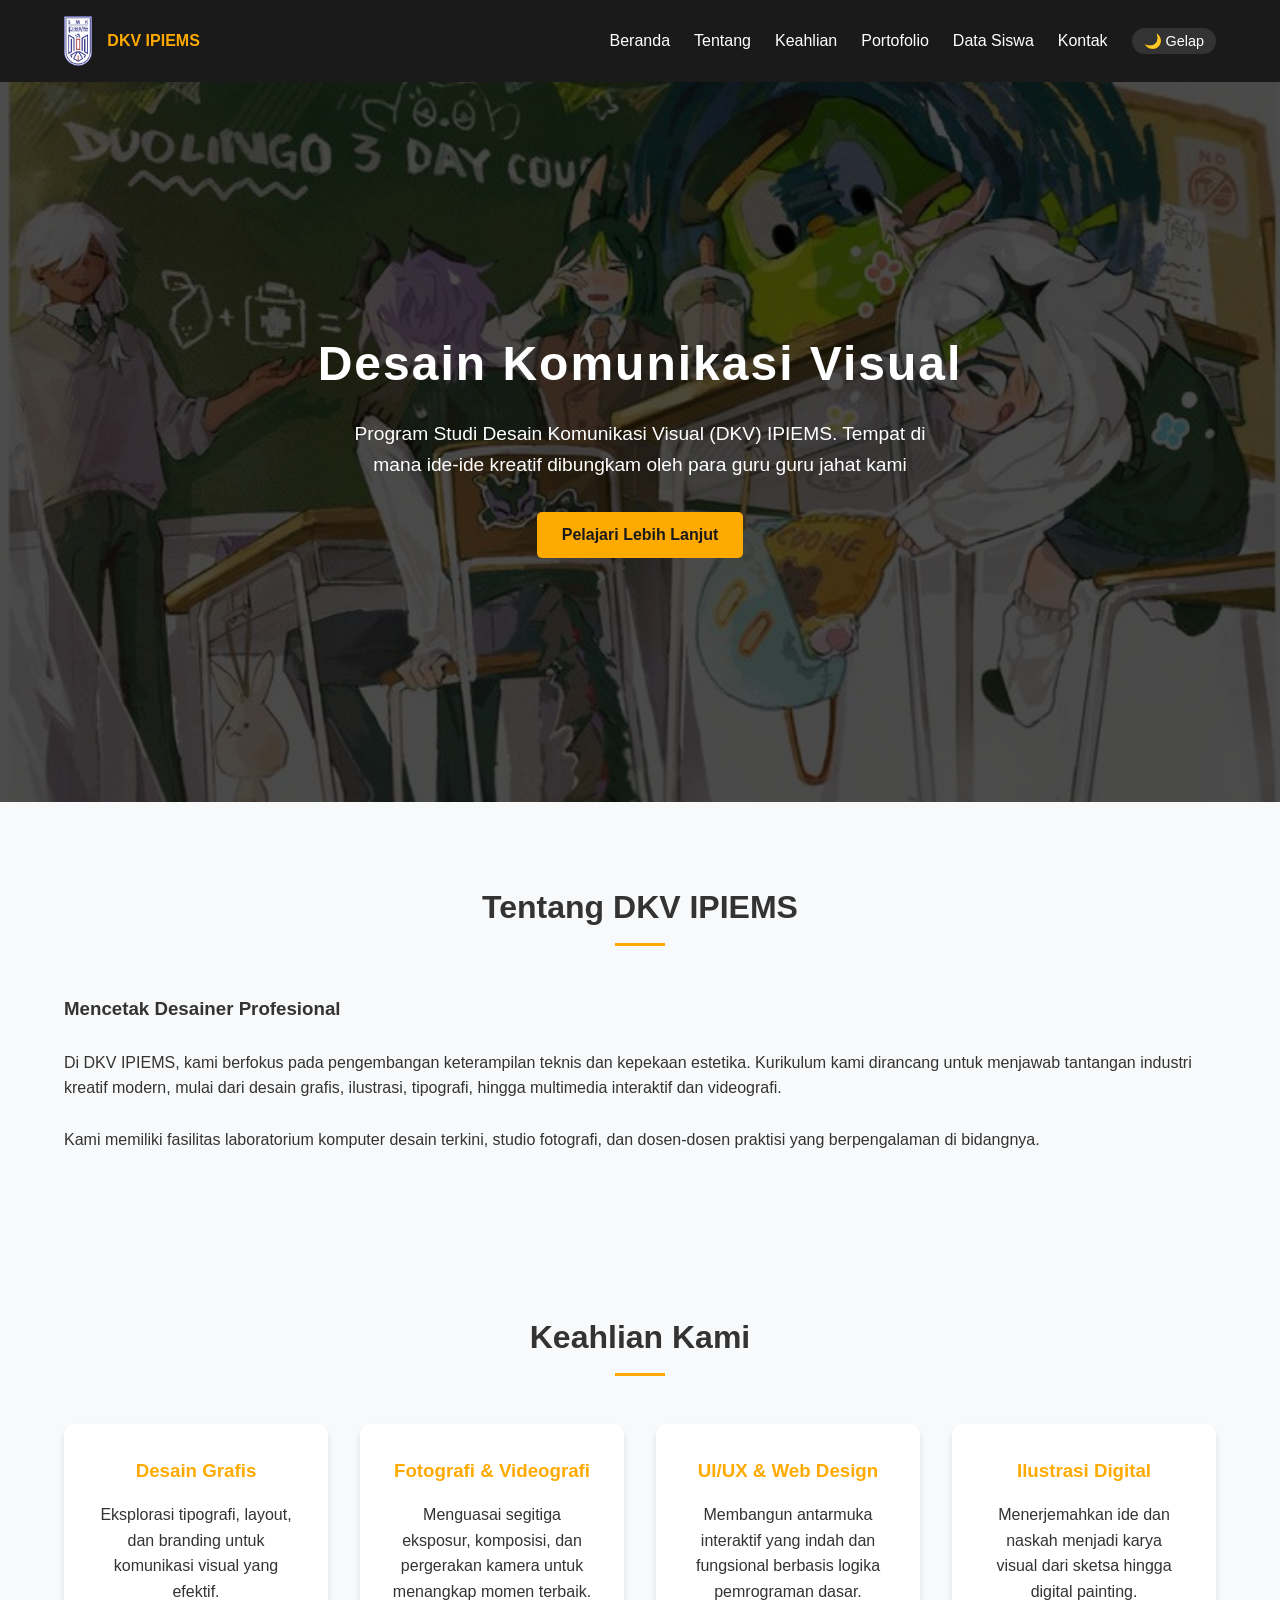
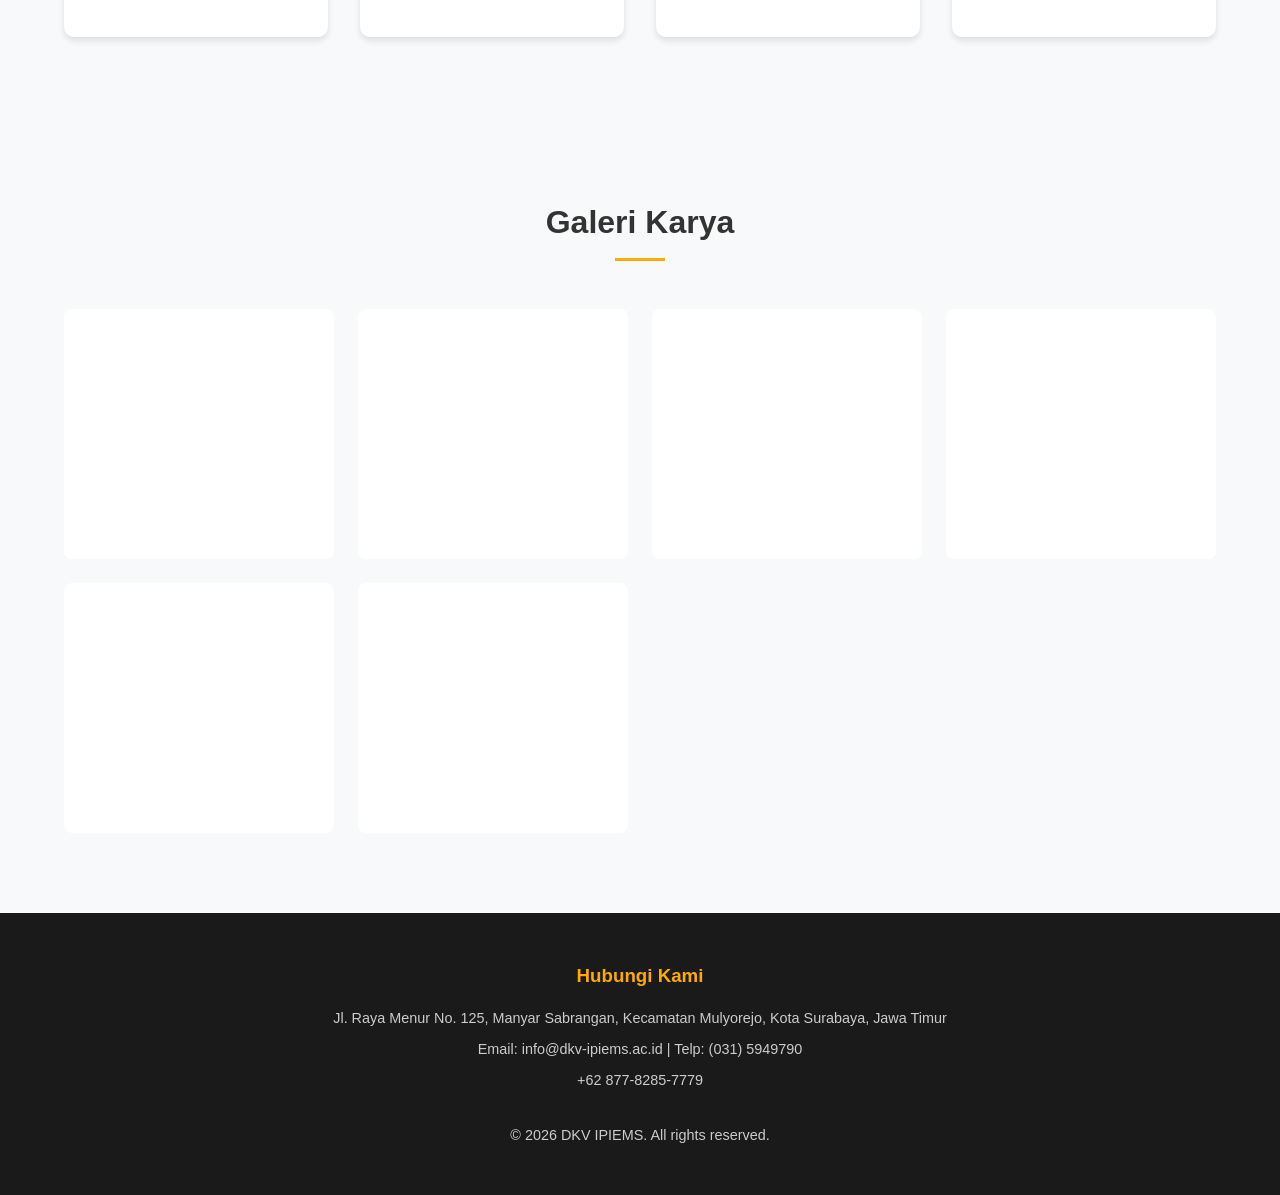
<file: index.html>
<!DOCTYPE html>
<html lang="id">
<head>
    <meta charset="UTF-8">
    <meta name="viewport" content="width=device-width, initial-scale=1.0">
    <link rel="icon" type="image/x-icon" href="https://dkv2526.vercel.app/aset/icon.jpg" />
    <title>DKV IPIEMS - Desain Komunikasi Visual</title>
    <style>
        :root {
            --bg-color: #f8f9fa;
            --text-color: #333;
            --card-bg: #fff;
            --accent: #ffaa00;
            --header-bg: #1a1a1a;
        }

        .dark-mode {
            --bg-color: #121212;
            --text-color: #e0e0e0;
            --card-bg: #1e1e1e;
            --header-bg: #000000;
        }

        * {
            margin: 0;
            padding: 0;
            box-sizing: border-box;
            font-family: 'Segoe UI', Tahoma, Geneva, Verdana, sans-serif;
            scroll-behavior: smooth;
        }
        
        body {
            background-color: var(--bg-color);
            color: var(--text-color);
            line-height: 1.6;
            transition: background-color 0.4s ease, color 0.4s ease;
            overflow-x: hidden; 
        }

        header {
            background-color: var(--header-bg);
            color: #fff;
            padding: 1rem 5%;
            display: flex;
            justify-content: space-between;
            align-items: center;
            position: sticky;
            top: 0;
            z-index: 100;
            transition: background-color 0.4s ease;
        }

        .logo {
            display: flex;         
            align-items: center;    
            gap: 15px;            
            text-decoration: none;
            color: var(--accent);       
            font-weight: bold;
            z-index: 101;
        }

        .logo-img { height: 50px; width: auto; display: block; }

        .menu-toggle {
            display: none; 
            flex-direction: column;
            gap: 5px;
            cursor: pointer;
            padding: 5px;
            z-index: 101; 
            margin-left: auto; 
        }
        
        .menu-toggle span {
            width: 6px;
            height: 6px;
            background-color: var(--accent);
            border-radius: 50%;
            transition: 0.3s;
        }

        nav ul {
            list-style: none;
            display: flex;
            gap: 1.5rem;
            align-items: center;
        }

        nav ul li a {
            color: #fff;
            text-decoration: none;
            transition: color 0.3s;
            font-weight: 500;
        }

        nav ul li a:hover { color: var(--accent); }

        #tombol-tema {
            background-color: #333; padding: 5px 12px; border-radius: 20px; font-size: 0.9rem;
        }
        #tombol-tema:hover { background-color: #555; color: #fff; }

        .hero {
            background: linear-gradient(rgba(0, 0, 0, 0.7), rgba(0, 0, 0, 0.7)), url('aset/Genshin.jpg') center/cover;
            height: 80vh;
            display: flex; flex-direction: column; justify-content: center; align-items: center; text-align: center; color: #fff; padding: 0 20px;
        }

        .hero h1 { font-size: 3rem; margin-bottom: 1rem; letter-spacing: 2px; }
        .hero p { font-size: 1.2rem; max-width: 600px; margin-bottom: 2rem; }
        
        .btn {
            padding: 10px 25px; background-color: var(--accent); color: #1a1a1a; text-decoration: none; font-weight: bold; border-radius: 5px; transition: 0.3s;
        }
        .btn:hover { background-color: #e69900; transform: scale(1.05); }

        section { padding: 5rem 5%; }
        .section-title { text-align: center; font-size: 2rem; margin-bottom: 3rem; color: var(--text-color); position: relative; }
        .section-title::after { content: ''; display: block; width: 50px; height: 3px; background: var(--accent); margin: 10px auto 0; }

        .about-content { display: flex; gap: 2rem; align-items: center; }
        .about-text { flex: 1; }

        .keahlian-grid { display: grid; grid-template-columns: repeat(auto-fit, minmax(250px, 1fr)); gap: 2rem; }
        .keahlian-card {
            background-color: var(--card-bg); padding: 2rem; border-radius: 10px; box-shadow: 0 4px 6px rgba(0, 0, 0, 0.1); text-align: center; transition: 0.3s;
        }
        .keahlian-card h3 { margin-bottom: 1rem; color: var(--accent); }
        .keahlian-card:hover { transform: translateY(-10px); box-shadow: 0 10px 20px rgba(255, 170, 0, 0.2); }

        #portofolio { background-color: var(--bg-color); }
        .gallery-grid { display: grid; grid-template-columns: repeat(auto-fit, minmax(250px, 1fr)); gap: 1.5rem; }
        .gallery-item {
            background-color: var(--card-bg); height: 250px; border-radius: 8px; display: flex; justify-content: center; align-items: center; color: #666; font-weight: bold; transition: 0.3s;
            background-image: url('https://via.placeholder.com/400x300?text=Karya+Siswa'); background-size: cover; background-position: center;
        }
        .gallery-item:hover { transform: translateY(-10px); box-shadow: 0 10px 20px rgba(0,0,0,0.3); }

        footer { background-color: var(--header-bg); color: #ccc; text-align: center; padding: 3rem 5%; transition: 0.4s; }
        footer h3 { color: var(--accent); margin-bottom: 1rem; }
        footer p { margin-top: 0.5rem; font-size: 0.9rem; }

        @media (max-width: 850px) {
            
            .menu-toggle {
                display: flex; 
            }

            nav ul {
                position: fixed; 
                top: 0;
                right: -100%; 
                width: 250px;
                height: 100vh; 
                background-color: var(--header-bg);
                flex-direction: column; 
                justify-content: flex-start;
                padding-top: 6rem; 
                gap: 2rem;
                box-shadow: -5px 0 15px rgba(0,0,0,0.5);
                transition: right 0.4s ease; 
            }

            nav ul.muncul {
                right: 0; 
            }

            .about-content { flex-direction: column; }
            .hero h1 { font-size: 2.2rem; }
        }
    </style>
</head>
<body>

    <header>
        <a href="#" class="logo">
            <img src="aset/ipiems.png" alt="Logo SMK IPIEMS" class="logo-img">
            DKV IPIEMS
        </a>
        
        <div class="menu-toggle" id="ikon-menu">
            <span></span>
            <span></span>
            <span></span>
        </div>

        <nav>
            <ul id="daftar-menu">
                <li><a href="#beranda" class="link-menu">Beranda</a></li>
                <li><a href="#tentang" class="link-menu">Tentang</a></li>
                <li><a href="#keahlian" class="link-menu">Keahlian</a></li>
                <li><a href="#portofolio" class="link-menu">Portofolio</a></li>
                <li><a href="/data-siswa.html" class="link-menu">Data Siswa</a></li>
                <li><a href="#kontak" class="link-menu">Kontak</a></li>
                <li><a href="#" id="tombol-tema">🌙 Gelap</a></li>
            </ul>
        </nav>
    </header>

    <section class="hero" id="beranda">
        <h1>Desain Komunikasi Visual</h1>
        <p>Program Studi Desain Komunikasi Visual (DKV) IPIEMS. Tempat di mana ide-ide kreatif dibungkam oleh para guru guru jahat kami</p>
        <a href="#tentang" class="btn">Pelajari Lebih Lanjut</a>
    </section>

    <section id="tentang">
        <h2 class="section-title">Tentang DKV IPIEMS</h2>
        <div class="about-content">
            <div class="about-text">
                <h3>Mencetak Desainer Profesional</h3>
                <p><br>Di DKV IPIEMS, kami berfokus pada pengembangan keterampilan teknis dan kepekaan estetika. Kurikulum kami dirancang untuk menjawab tantangan industri kreatif modern, mulai dari desain grafis, ilustrasi, tipografi, hingga multimedia interaktif dan videografi.</p>
                <br>
                <p>Kami memiliki fasilitas laboratorium komputer desain terkini, studio fotografi, dan dosen-dosen praktisi yang berpengalaman di bidangnya.</p>
            </div>
        </div>
    </section>

    <section id="keahlian" class="animasi-masuk">
        <h2 class="section-title">Keahlian Kami</h2>
        <div class="keahlian-grid">
            <div class="keahlian-card">
                <h3>Desain Grafis</h3>
                <p>Eksplorasi tipografi, layout, dan branding untuk komunikasi visual yang efektif.</p>
            </div>
            <div class="keahlian-card">
                <h3>Fotografi & Videografi</h3>
                <p>Menguasai segitiga eksposur, komposisi, dan pergerakan kamera untuk menangkap momen terbaik.</p>
            </div>
            <div class="keahlian-card">
                <h3>UI/UX & Web Design</h3>
                <p>Membangun antarmuka interaktif yang indah dan fungsional berbasis logika pemrograman dasar.</p>
            </div>
            <div class="keahlian-card">
                <h3>Ilustrasi Digital</h3>
                <p>Menerjemahkan ide dan naskah menjadi karya visual dari sketsa hingga digital painting.</p>
            </div>
        </div>
    </section>

    <section id="portofolio">
        <h2 class="section-title">Galeri Karya</h2>
        <div class="gallery-grid">
            <div class="gallery-item"></div>
            <div class="gallery-item"></div>
            <div class="gallery-item"></div>
            <div class="gallery-item"></div>
            <div class="gallery-item"></div>
            <div class="gallery-item"></div>
        </div>
    </section>

    <footer id="kontak">
        <h3>Hubungi Kami</h3>
        <p>Jl. Raya Menur No. 125, Manyar Sabrangan, Kecamatan Mulyorejo, Kota Surabaya, Jawa Timur</p>
        <p>Email: info@dkv-ipiems.ac.id | Telp: (031) 5949790</p>
        <p>+62 877-8285-7779</p>
        <p style="margin-top: 2rem;">&copy; 2026 DKV IPIEMS. All rights reserved.</p>
    </footer>

    <script>
        const tombolTema = document.getElementById('tombol-tema');
        const body = document.body;

        if (localStorage.getItem('tema') === 'dark') {
            body.classList.add('dark-mode');
            tombolTema.innerText = '🔆 Terang';
        }

        tombolTema.addEventListener('click', function(e) {
            e.preventDefault(); 
            body.classList.toggle('dark-mode');
            
            if (body.classList.contains('dark-mode')) {
                tombolTema.innerText = '🔆 Terang';
                localStorage.setItem('tema', 'dark'); 
            } else {
                tombolTema.innerText = '🌙 Gelap';
                localStorage.setItem('tema', 'light');
            }
        });

        const ikonMenu = document.getElementById('ikon-menu');
        const daftarMenu = document.getElementById('daftar-menu');
        const linkMenus = document.querySelectorAll('.link-menu');

        ikonMenu.addEventListener('click', function() {
            daftarMenu.classList.toggle('muncul');
        });

        linkMenus.forEach(function(link) {
            link.addEventListener('click', function() {
                daftarMenu.classList.remove('muncul');
            });
        });
    </script>
</body>
                                                                                                                 </html>
</file>
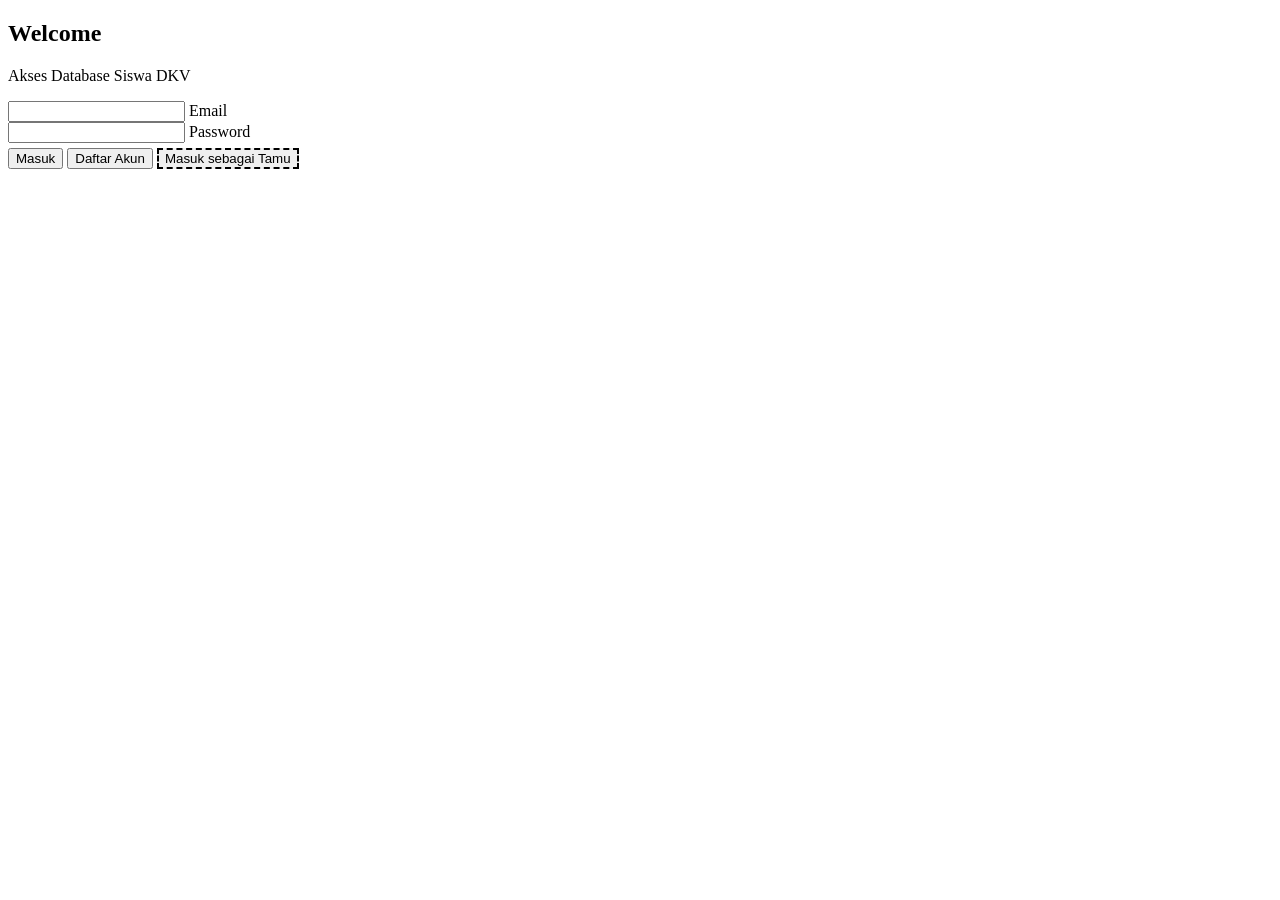
<file: login/index.html>
<!DOCTYPE html>
<html lang="id">
<head>
    <meta charset="UTF-8">
    <meta name="viewport" content="width=device-width, initial-scale=1.0">
    <title>Login Portal - DKV</title>
    <link rel="icon" type="image/x-icon" href="https://dkv2526.vercel.app/aset/icon.jpg" />
    <link rel="stylesheet" href="https://dkv2526.vercel.app/css/login.css">  
</head>
<body>

    <div class="login-box">
        <h2>Welcome</h2>
        <p>Akses Database Siswa DKV</p>
        
        <div class="input-group">
            <input type="email" id="email" required>
            <label>Email</label>
        </div>
        
        <div class="input-group">
            <input type="password" id="password" required>
            <label>Password</label>
        </div>
        
        <div class="button-group">
            <button id="btnLogin" class="btn-main">Masuk</button>
            <button id="btnRegister" class="btn-sub">Daftar Akun</button>
            <button id="btnGuest" class="btn-sub" style="margin-top: 5px; border-style: dashed;">Masuk sebagai Tamu</button>
        </div>
    </div>

    <script type="module" src="https://dkv2526.vercel.app/js/login.js"></script>
</body>
</html>
</file>
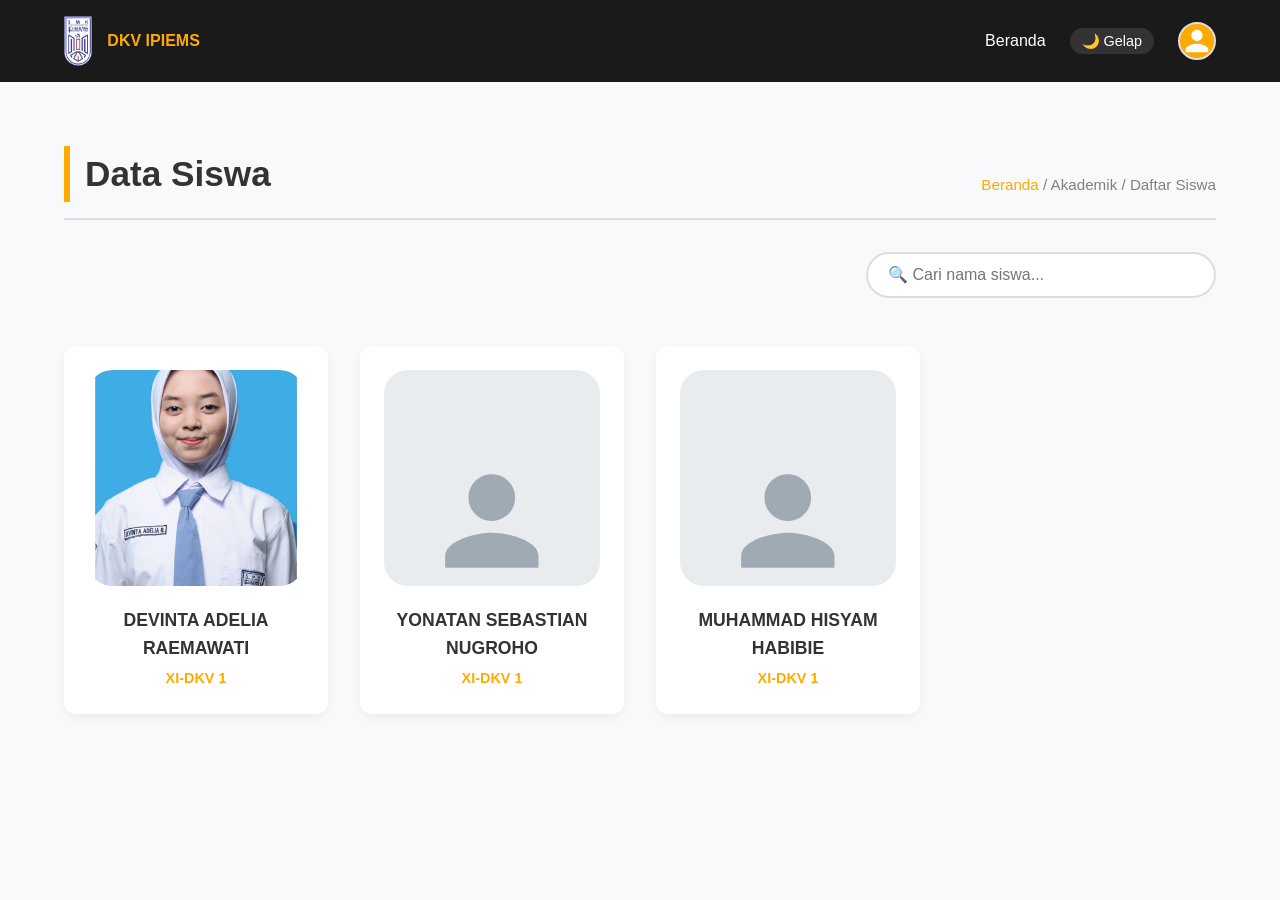
<file: data-siswa.html>
<!DOCTYPE html>
<html lang="id">
<head>
    <meta charset="UTF-8">
    <meta name="viewport" content="width=device-width, initial-scale=1.0">
    <title>Data Siswa - DKV IPIEMS</title>
    <style>
        /* --- VARIABEL WARNA --- */
        :root {
            --bg-color: #f8f9fa;
            --text-color: #333;
            --card-bg: #ffffff;
            --accent: #ffaa00;
            --header-bg: #1a1a1a;
            --avatar-bg: #e9ecef;
            --border-color: #ddd;
            --modal-overlay: rgba(0, 0, 0, 0.85);
        }

        .dark-mode {
            --bg-color: #121212;
            --text-color: #e0e0e0;
            --card-bg: #1e1e1e;
            --header-bg: #000000;
            --avatar-bg: #2a2a2a;
            --border-color: #333;
            --modal-overlay: rgba(0, 0, 0, 0.95);
        }

        * { margin: 0; padding: 0; box-sizing: border-box; font-family: 'Segoe UI', Tahoma, Geneva, Verdana, sans-serif; }
        
        body {
            background-color: var(--bg-color);
            color: var(--text-color);
            line-height: 1.6;
            transition: background-color 0.4s ease, color 0.4s ease;
        }

        /* --- HEADER & NAVIGASI --- */
        header { background-color: var(--header-bg); color: #fff; padding: 1rem 5%; display: flex; justify-content: space-between; align-items: center; position: sticky; top: 0; z-index: 100; }
        .logo { display: flex; align-items: center; gap: 15px; text-decoration: none; color: var(--accent); font-weight: bold; }
        .logo-img { height: 50px; width: auto; display: block; }
        nav ul { list-style: none; display: flex; gap: 1.5rem; align-items: center; }
        nav ul li a { color: #fff; text-decoration: none; transition: color 0.3s; font-weight: 500; }
        nav ul li a:hover { color: var(--accent); }
        #tombol-tema { background-color: #333; padding: 5px 12px; border-radius: 20px; font-size: 0.9rem; text-decoration: none;}
        #tombol-tema:hover { background-color: #555; color: #fff; }

        /* --- DROPDOWN PROFILE STYLE (BARU) --- */
        .user-menu-container { position: relative; display: flex; align-items: center; cursor: pointer; }
        .user-avatar-nav {
            width: 38px; height: 38px; background-color: var(--accent); border-radius: 50%;
            background-image: url('data:image/svg+xml;utf8,<svg xmlns="http://www.w3.org/2000/svg" viewBox="0 0 24 24" fill="white"><path d="M12 12c2.21 0 4-1.79 4-4s-1.79-4-4-4-4 1.79-4 4 1.79 4 4 4zm0 2c-2.67 0-8 1.34-8 4v2h16v-2c0-2.66-5.33-4-8-4z"/></svg>');
            background-size: cover; border: 2px solid var(--border-color); transition: 0.3s;
        }
        .user-avatar-nav:hover { transform: scale(1.05); border-color: var(--accent); }
        .dropdown-menu {
            display: none; position: absolute; top: 55px; right: 0; background-color: var(--card-bg);
            min-width: 220px; border-radius: 10px; box-shadow: 0 8px 25px rgba(0,0,0,0.3); z-index: 1000;
            overflow: hidden; border: 1px solid var(--border-color);
        }
        .dropdown-menu.show { display: block; animation: fadeIn 0.2s ease-in-out; }
        @keyframes fadeIn { from { opacity: 0; transform: translateY(-10px); } to { opacity: 1; transform: translateY(0); } }
        .dropdown-menu a {
            display: block; padding: 12px 20px; color: var(--text-color) !important;
            text-decoration: none; font-size: 0.95rem; transition: 0.2s; border-bottom: 1px solid var(--border-color);
        }
        .dropdown-menu a:hover { background-color: var(--accent); color: #000 !important; }
        .dropdown-menu .menu-header { padding: 15px 20px; background-color: var(--header-bg); color: white; border-bottom: 3px solid var(--accent); }

        /* --- HALAMAN DATA SISWA --- */
        .kontainer-data { padding: 4rem 5%; min-height: 80vh; }
        .page-header { display: flex; justify-content: space-between; align-items: flex-end; margin-bottom: 2rem; padding-bottom: 1rem; border-bottom: 2px solid var(--border-color); flex-wrap: wrap; gap: 1rem; }
        .page-title { font-size: 2.2rem; border-left: 6px solid var(--accent); padding-left: 15px; color: var(--text-color); }
        .breadcrumbs { font-size: 0.95rem; color: gray; margin-bottom: 5px; }
        .breadcrumbs a { color: var(--accent); text-decoration: none; font-weight: 500; }

        /* --- KOLOM PENCARIAN --- */
        .search-container { margin-bottom: 3rem; display: flex; justify-content: flex-end; }
        #kolom-cari { width: 100%; max-width: 350px; padding: 12px 20px; font-size: 1rem; background-color: var(--card-bg); color: var(--text-color); border: 2px solid var(--border-color); border-radius: 30px; outline: none; transition: 0.3s; }
        #kolom-cari:focus { border-color: var(--accent); box-shadow: 0 0 8px rgba(255, 170, 0, 0.3); }
        #pesan-kosong { display: none; text-align: center; grid-column: 1 / -1; padding: 2rem; color: gray; font-style: italic; }

        /* --- GRID CARD SISWA --- */
        .siswa-grid { display: grid; grid-template-columns: repeat(auto-fill, minmax(220px, 1fr)); gap: 2rem; }
        .siswa-card {
            background-color: var(--card-bg); border-radius: 12px; padding: 1.5rem; text-align: center; box-shadow: 0 4px 10px rgba(0, 0, 0, 0.05); transition: 0.3s;
            cursor: pointer;
        }
        .siswa-card:hover { transform: translateY(-8px); box-shadow: 0 10px 20px rgba(255, 170, 0, 0.15); border: 1px solid var(--accent); }
        .foto-profil { 
            width: 100%; 
            padding-top: 100%; /* Membuat kotak presisi 1:1 (persegi) */
            background-color: var(--avatar-bg); 
            border-radius: 24px; 
            margin-bottom: 1.2rem; 
            position: relative; 
            overflow: hidden;}

        .foto-profil img {
          position: absolute;
            top: 50%;                  /* Geser titik atas foto ke tengah kotak */
            left: 50%;                 /* Geser titik kiri foto ke tengah kotak */
            transform: translate(-50%, -50%); /* Tarik foto kembali agar pas di titik pusat */
            width: 100%;
            height: 100%;
            object-fit: cover;         /* Memotong foto secara proporsional */
            object-position: center;   /* Memastikan fokus pemotongan di tengah wajah */
            z-index: 2;                
            border-radius: 24px;       /* Pastikan nilai melengkungnya sama dengan .foto-profil */
        }
        .foto-profil::after { content: ''; 
            position: absolute; 
            bottom: -5px; 
            left: 50%; 
            transform: translateX(-50%); 
            width: 65%; 
            height: 75%; 
            background-image: url('data:image/svg+xml;utf8,<svg xmlns="http://www.w3.org/2000/svg" viewBox="0 0 24 24" fill="%23a0aab5"><path d="M12 12c2.21 0 4-1.79 4-4s-1.79-4-4-4-4 1.79-4 4 1.79 4 4 4zm0 2c-2.67 0-8 1.34-8 4v2h16v-2c0-2.66-5.33-4-8-4z"/></svg>'); 
            background-size: contain; 
            background-repeat: no-repeat; 
            background-position: bottom; 
            z-index: 1;                /* Di bawah foto asli */}
        .nama-siswa { font-size: 1.1rem; font-weight: 700; color: var(--text-color); margin-bottom: 0.3rem; text-transform: uppercase; }
        .kelas-siswa { font-size: 0.9rem; color: var(--accent); font-weight: 600; }

        /* =========================================
           STYLING MODAL (BEHANCE STYLE REVISED)
           ========================================= */
        .modal-overlay {
            display: none; 
            position: fixed;
            top: 0; left: 0; width: 100%; height: 100%;
            background-color: var(--modal-overlay);
            z-index: 999;
            overflow-y: auto; 
            backdrop-filter: blur(8px); 
        }

        .close-modal {
            position: fixed;
            top: 25px;
            right: 40px;
            font-size: 3rem;
            color: #fff; 
            cursor: pointer;
            transition: 0.2s;
            z-index: 1001; 
        }
        .close-modal:hover { color: var(--accent); transform: scale(1.1) rotate(90deg); }

        .modal-content {
            background-color: var(--bg-color);
            width: 100%;
            max-width: 1200px; 
            margin: 5vh auto; 
            border-radius: 12px;
            display: flex;
            position: relative;
            box-shadow: 0 15px 40px rgba(0,0,0,0.6);
            animation: modalMasuk 0.4s ease-out forwards;
            overflow: hidden; 
        }

        @keyframes modalMasuk {
            from { opacity: 0; transform: translateY(30px) scale(0.95); }
            to { opacity: 1; transform: translateY(0) scale(1); }
        }

        /* Layout Kiri (Profil) */
        .modal-kiri {
            flex: 0 0 320px; 
            padding: 3rem 2rem;
            background-color: var(--card-bg);
            text-align: center;
            border-right: 1px solid var(--border-color);
        }
        .modal-avatar {
            width: 160px; height: 160px;
            background-color: var(--avatar-bg);
            border-radius: 50%; 
            margin: 0 auto 1.5rem;
            position: relative; overflow: hidden;
            border: 4px solid var(--bg-color);
        }
        .modal-avatar::after { content: ''; position: absolute; bottom: 0; left: 50%; transform: translateX(-50%); width: 100%; height: 100%; background-image: url('aset/DSC_1700 copy.jpg'); background-size: cover; background-repeat: center; background-position: no-repeat; }
        
        #modal-nama { font-size: 1.8rem; font-weight: bold; margin-bottom: 5px; color: var(--text-color); }
        #modal-kelas { color: var(--accent); font-weight: bold; margin-bottom: 2rem; font-size: 1.1rem; }
        
        /* Tombol Sosial Media */
        .social-links {
            display: flex;
            flex-direction: column;
            gap: 12px;
        }
        .btn-sosmed {
            display: flex; align-items: center; justify-content: center; gap: 8px;
            padding: 12px; border-radius: 8px; text-decoration: none; font-size: 0.95rem; font-weight: bold; color: #fff; transition: transform 0.2s, opacity 0.2s;
        }
        .btn-sosmed:hover { transform: translateY(-3px); opacity: 0.9; }
        
        .btn-ig { background: linear-gradient(45deg, #f09433 0%, #e6683c 25%, #dc2743 50%, #cc2366 75%, #bc1888 100%); }
        .btn-wa { background-color: #25D366; }
        .btn-email { background-color: var(--header-bg); border: 1px solid var(--border-color); }

        /* Layout Kanan (Mentok Kanan, Bebas Border) */
        .modal-kanan {
            flex: 1;
            padding: 3rem 4rem; 
            display: flex;
            flex-direction: column;
            gap: 3rem; 
        }

        .section-bio h3, .section-karya h3 {
            font-size: 1.5rem;
            color: var(--text-color);
            margin-bottom: 1rem;
            padding-bottom: 8px;
            border-bottom: 3px solid var(--accent);
            display: inline-block;
        }

        .section-bio p { margin-bottom: 0.8rem; color: var(--text-color); opacity: 0.8; font-size: 1.05rem; }

        /* Grid Portofolio Mentok Kanan/Kiri Area Kanan */
        .portofolio-grid {
            display: flex;
            flex-direction: column;
            gap: 2rem;
            width: 100%;
        }

        .karya-item {
            width: 100%;
            height: 450px;
            background-color: var(--avatar-bg);
            border-radius: 12px;
            display: flex;
            align-items: center;
            justify-content: center;
            color: #888;
            font-weight: bold;
            font-size: 1.2rem;
            background-size: cover;
            background-position: center;
            box-shadow: 0 5px 15px rgba(0,0,0,0.1);
        }

        /* --- RESPONSIVE MOBILE --- */
        @media (max-width: 900px) {
            .page-header { flex-direction: column; align-items: flex-start; }
            .search-container { justify-content: center; }
            .modal-content { flex-direction: column; margin: 0; border-radius: 0; min-height: 100vh; }
            .modal-kiri { width: 100%; border-right: none; border-bottom: 1px solid var(--border-color); padding: 2rem; }
            .modal-kanan { padding: 2rem 1.5rem; }
            .close-modal { top: 10px; right: 20px; color: var(--accent); }
            nav ul { gap: 1rem; }
        }
    </style>
</head>
<body>

    <header>
        <a href="index.html" class="logo">
            <img src="aset/ipiems.png" alt="Logo SMK IPIEMS" class="logo-img">
            DKV IPIEMS
        </a>
        <nav>
            <ul>
                <li><a href="index.html">Beranda</a></li>
                <li><a href="#" id="tombol-tema">🌙 Gelap</a></li>
                
                <li class="user-menu-container" id="user-menu-toggle">
                    <div class="user-avatar-nav" title="Menu Akun"></div>
                    <div class="dropdown-menu" id="profile-dropdown">
                        <div class="menu-header">
                            <strong>Devinta Adelia Raemawati</strong><br>
                            <small>Siswa DKV</small>
                        </div>
                        <a href="edit-profil.html">⚙️ Edit Profil Saya</a>
                        <a href="#">🖼️ Portofolio Saya</a>
                        <a href="#" style="color: #dc3545 !important;">Keluar</a>
                    </div>
                </li>

            </ul>
        </nav>
    </header>

    <main class="kontainer-data">
        <div class="page-header">
            <h1 class="page-title">Data Siswa</h1>
            <div class="breadcrumbs">
                <a href="index.html">Beranda</a> / Akademik / Daftar Siswa
            </div>
        </div>

        <div class="search-container">
            <input type="text" id="kolom-cari" placeholder="🔍 Cari nama siswa...">
        </div>

        <div class="siswa-grid" id="grid-siswa">
            
            <div class="siswa-card">
                <div class="foto-profil">
                    <img src="aset/DSC_1700 copy.jpg" alt="Foto Devinta Adelia">
                </div>
                <div class="nama-siswa">Devinta Adelia Raemawati</div>
                <div class="kelas-siswa">XI-DKV 1</div>
            </div>

            <div class="siswa-card">
                <div class="foto-profil"></div>
                <div class="nama-siswa">Yonatan Sebastian Nugroho</div>
                <div class="kelas-siswa">XI-DKV 1</div>
            </div>

            <div class="siswa-card">
                <div class="foto-profil"></div>
                <div class="nama-siswa">Muhammad Hisyam Habibie</div>
                <div class="kelas-siswa">XI-DKV 1</div>
            </div>

            <div id="pesan-kosong">Yah, nama siswanya nggak ketemu...</div>
        </div>
    </main>

    <div id="modal-profil" class="modal-overlay">
        
        <span class="close-modal" id="btn-close-modal">&times;</span>
        
        <div class="modal-content">
            
            <div class="modal-kiri">
                <div class="modal-avatar"></div>
                <h2 id="modal-nama">NAMA SISWA</h2>
                <div id="modal-kelas">KELAS</div>
                
                <div class="social-links">
                    <a href="#" class="btn-sosmed btn-ig">📷 Instagram</a>
                    <a href="#" class="btn-sosmed btn-wa">💬 WhatsApp</a>
                    <a href="#" class="btn-sosmed btn-email">📧 Hubungi Email</a>
                    
                    <a href="edit-profil.html" style="margin-top: 15px; background-color: transparent; border: 2px solid var(--accent); color: var(--accent);" class="btn-sosmed">
                        ✏️ Edit Profil Saya
                    </a>
                </div>
            </div>

            <div class="modal-kanan">
                
                <div class="section-bio">
                    <h3>Bio Data Siswa</h3>
                    <p><strong>Minat Keahlian:</strong> Web Design & HTML/CSS Coding</p>
                    <p><strong>Software:</strong> VS Code, Adobe Illustrator, Figma.</p>
                    <p><strong>Tentang:</strong> Siswa DKV yang bersemangat mengeksplorasi pembuatan website interaktif dan desain UI/UX yang modern. Selalu siap menerima tantangan baru dalam dunia digital!</p>
                </div>

                <div class="section-karya">
                    <h3>Portofolio</h3>
                    <div class="portofolio-grid">
                        <div class="karya-item" style="background-image: url('https://via.placeholder.com/1000x500?text=Proyek+Website+Pertama');"></div>
                        <div class="karya-item" style="background-image: url('https://via.placeholder.com/1000x500?text=Desain+Aplikasi+Mobile');"></div>
                    </div>
                </div>

            </div>
        </div>
    </div>

    <script>
        // 1. FITUR DARK MODE
        const tombolTema = document.getElementById('tombol-tema');
        const body = document.body;

        if (localStorage.getItem('tema') === 'dark') {
            body.classList.add('dark-mode');
            tombolTema.innerText = '☀️ Terang';
        }

        tombolTema.addEventListener('click', function(e) {
            e.preventDefault(); 
            body.classList.toggle('dark-mode');
            if (body.classList.contains('dark-mode')) {
                tombolTema.innerText = '☀️ Terang';
                localStorage.setItem('tema', 'dark'); 
            } else {
                tombolTema.innerText = '🌙 Gelap';
                localStorage.setItem('tema', 'light');
            }
        });

        // 2. FITUR PENCARIAN
        const kolomCari = document.getElementById('kolom-cari');
        const daftarKartu = document.querySelectorAll('.siswa-card');
        const pesanKosong = document.getElementById('pesan-kosong');

        kolomCari.addEventListener('input', function() {
            const teksDicari = kolomCari.value.toLowerCase();
            let adaYangCocok = false;
            daftarKartu.forEach(function(kartu) {
                const namaSiswa = kartu.querySelector('.nama-siswa').innerText.toLowerCase();
                if (namaSiswa.includes(teksDicari)) {
                    kartu.style.display = 'block';
                    adaYangCocok = true;
                } else {
                    kartu.style.display = 'none';
                }
            });
            pesanKosong.style.display = adaYangCocok ? 'none' : 'block';
        });

        // 3. FITUR MODAL BEHANCE STYLE
        const modal = document.getElementById('modal-profil');
        const btnClose = document.getElementById('btn-close-modal');
        const teksModalNama = document.getElementById('modal-nama');
        const teksModalKelas = document.getElementById('modal-kelas');

        daftarKartu.forEach(function(kartu) {
            kartu.addEventListener('click', function() {
                const nama = this.querySelector('.nama-siswa').innerText;
                const kelas = this.querySelector('.kelas-siswa').innerText;
                
                teksModalNama.innerText = nama;
                teksModalKelas.innerText = kelas;

                modal.style.display = 'block';
                document.body.style.overflow = 'hidden'; 
            });
        });

        btnClose.addEventListener('click', function() {
            modal.style.display = 'none';
            document.body.style.overflow = 'auto'; 
        });

        window.addEventListener('click', function(event) {
            if (event.target === modal) {
                modal.style.display = 'none';
                document.body.style.overflow = 'auto';
            }
        });

        // 4. FITUR DROPDOWN PROFILE (BARU)
        const menuToggle = document.getElementById('user-menu-toggle');
        const dropdown = document.getElementById('profile-dropdown');

        menuToggle.addEventListener('click', function(e) {
            e.stopPropagation(); // Mencegah klik menyebar ke window
            dropdown.classList.toggle('show');
        });

        // Menutup dropdown jika klik di tempat lain
        window.addEventListener('click', function() {
            if (dropdown.classList.contains('show')) {
                dropdown.classList.remove('show');
            }
        });
    </script>
</body>
</html>
</file>
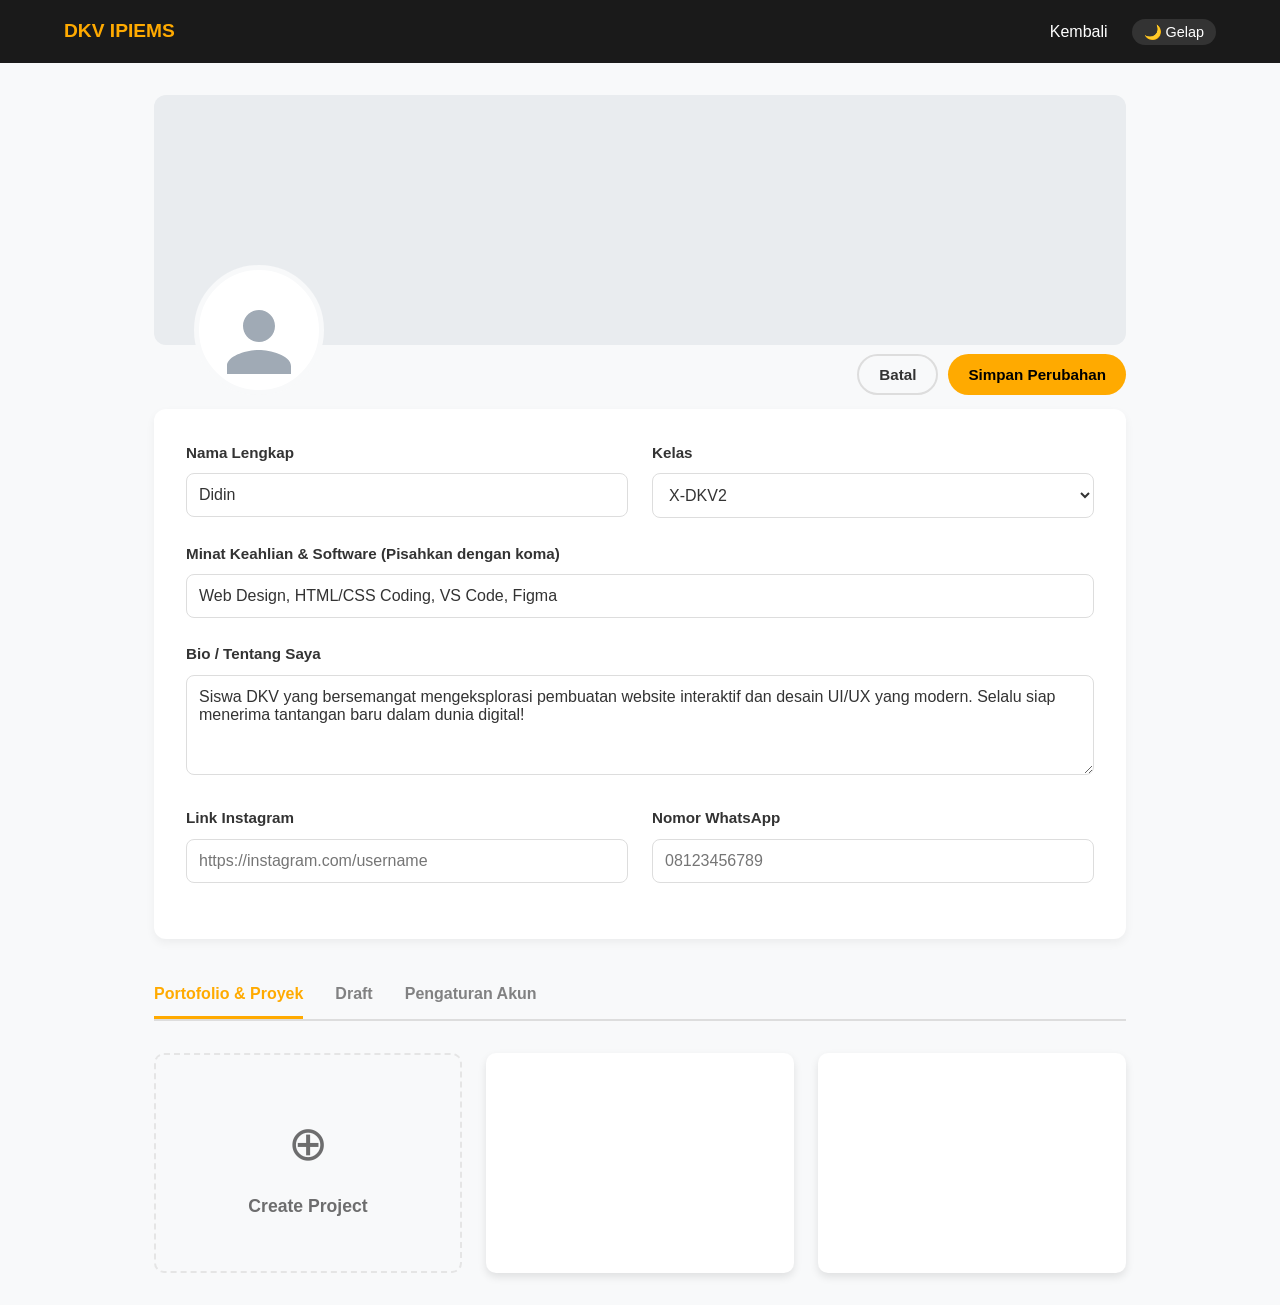
<file: edit-profil.html>
<!DOCTYPE html>
<html lang="id">
<head>
    <meta charset="UTF-8">
    <meta name="viewport" content="width=device-width, initial-scale=1.0">
    <title>Edit Profil - DKV IPIEMS</title>
    <style>
        /* --- VARIABEL WARNA (Mengikuti halaman sebelumnya) --- */
        :root {
            --bg-color: #f8f9fa;
            --text-color: #333;
            --card-bg: #ffffff;
            --accent: #ffaa00;
            --header-bg: #1a1a1a;
            --avatar-bg: #e9ecef;
            --border-color: #ddd;
            --input-bg: #fff;
        }

        .dark-mode {
            --bg-color: #121212;
            --text-color: #e0e0e0;
            --card-bg: #1e1e1e;
            --header-bg: #000000;
            --avatar-bg: #2a2a2a;
            --border-color: #333;
            --input-bg: #2a2a2a;
        }

        * { margin: 0; padding: 0; box-sizing: border-box; font-family: 'Segoe UI', Tahoma, Geneva, Verdana, sans-serif; }
        
        body {
            background-color: var(--bg-color);
            color: var(--text-color);
            line-height: 1.6;
            transition: background-color 0.4s ease, color 0.4s ease;
        }

        /* --- HEADER --- */
        header { background-color: var(--header-bg); color: #fff; padding: 1rem 5%; display: flex; justify-content: space-between; align-items: center; position: sticky; top: 0; z-index: 100; }
        .logo { display: flex; align-items: center; gap: 15px; text-decoration: none; color: var(--accent); font-weight: bold; font-size: 1.2rem;}
        nav ul { list-style: none; display: flex; gap: 1.5rem; align-items: center; }
        nav ul li a { color: #fff; text-decoration: none; transition: color 0.3s; font-weight: 500; }
        nav ul li a:hover { color: var(--accent); }
        #tombol-tema { background-color: #333; padding: 5px 12px; border-radius: 20px; font-size: 0.9rem; cursor: pointer;}
        #tombol-tema:hover { background-color: #555; color: #fff; }

        /* --- LAYOUT UTAMA --- */
        .container {
            max-width: 1100px;
            margin: 0 auto;
            padding: 2rem 5%;
        }

        /* --- BAGIAN BANNER & AVATAR (BEHANCE STYLE) --- */
        .profile-header {
            position: relative;
            margin-bottom: 4rem;
        }

        .banner-container {
            width: 100%;
            height: 250px;
            background-color: var(--avatar-bg);
            background-image: url('https://via.placeholder.com/1200x400?text=Klik+untuk+Ubah+Banner');
            background-size: cover;
            background-position: center;
            border-radius: 12px;
            position: relative;
            overflow: hidden;
            display: flex;
            align-items: center;
            justify-content: center;
            cursor: pointer;
            transition: 0.3s;
        }
        .banner-container:hover::after {
            content: '📷 Ubah Banner';
            position: absolute;
            background: rgba(0,0,0,0.6);
            color: white;
            width: 100%;
            height: 100%;
            display: flex;
            align-items: center;
            justify-content: center;
            font-weight: bold;
            font-size: 1.2rem;
        }

        /* Avatar tumpang tindih dengan banner */
        .avatar-container {
            position: absolute;
            bottom: -50px;
            left: 40px;
            display: flex;
            align-items: flex-end;
            gap: 20px;
        }

        .avatar {
            width: 130px;
            height: 130px;
            background-color: var(--card-bg);
            border-radius: 50%;
            border: 5px solid var(--bg-color);
            background-image: url('data:image/svg+xml;utf8,<svg xmlns="http://www.w3.org/2000/svg" viewBox="0 0 24 24" fill="%23a0aab5"><path d="M12 12c2.21 0 4-1.79 4-4s-1.79-4-4-4-4 1.79-4 4 1.79 4 4 4zm0 2c-2.67 0-8 1.34-8 4v2h16v-2c0-2.66-5.33-4-8-4z"/></svg>');
            background-size: 80%;
            background-repeat: no-repeat;
            background-position: center bottom;
            position: relative;
            cursor: pointer;
            overflow: hidden;
        }
        .avatar:hover::after {
            content: '📷';
            position: absolute;
            background: rgba(0,0,0,0.6);
            color: white;
            width: 100%;
            height: 100%;
            display: flex;
            align-items: center;
            justify-content: center;
            font-size: 2rem;
        }

        /* Tombol Aksi Kanan Atas (Simpan/Batal) */
        .action-buttons {
            position: absolute;
            bottom: -50px;
            right: 0;
            display: flex;
            gap: 10px;
        }
        .btn {
            padding: 10px 20px;
            border-radius: 30px;
            font-weight: bold;
            border: none;
            cursor: pointer;
            transition: 0.3s;
            font-size: 0.95rem;
        }
        .btn-cancel { background-color: transparent; border: 2px solid var(--border-color); color: var(--text-color); }
        .btn-cancel:hover { background-color: var(--border-color); }
        .btn-save { background-color: var(--accent); color: #000; }
        .btn-save:hover { transform: translateY(-2px); box-shadow: 0 4px 10px rgba(255, 170, 0, 0.4); }

        /* --- FORM INFORMASI BIO --- */
        .edit-section {
            background-color: var(--card-bg);
            padding: 2rem;
            border-radius: 12px;
            box-shadow: 0 4px 10px rgba(0, 0, 0, 0.05);
            margin-bottom: 2rem;
        }
        .form-group { margin-bottom: 1.5rem; }
        .form-row { display: flex; gap: 1.5rem; flex-wrap: wrap; }
        .form-col { flex: 1; min-width: 250px; }
        
        label { display: block; font-weight: 600; margin-bottom: 8px; font-size: 0.95rem; color: var(--text-color); }
        input, textarea, select {
            width: 100%;
            padding: 12px;
            border: 1px solid var(--border-color);
            border-radius: 8px;
            background-color: var(--input-bg);
            color: var(--text-color);
            font-size: 1rem;
            outline: none;
            transition: border-color 0.3s;
        }
        input:focus, textarea:focus, select:focus { border-color: var(--accent); }
        textarea { resize: vertical; min-height: 100px; }

        /* --- TABS (NAVIGASI BAWAH BEHANCE STYLE) --- */
        .tabs {
            display: flex;
            gap: 2rem;
            border-bottom: 2px solid var(--border-color);
            margin-bottom: 2rem;
        }
        .tab {
            padding: 10px 0;
            font-weight: bold;
            color: var(--text-color);
            opacity: 0.6;
            cursor: pointer;
            border-bottom: 3px solid transparent;
            transition: 0.3s;
        }
        .tab.active { opacity: 1; border-bottom-color: var(--accent); color: var(--accent); }
        .tab:hover { opacity: 1; }

        /* --- GRID PROJECT / PORTOFOLIO --- */
        .project-grid {
            display: grid;
            grid-template-columns: repeat(auto-fill, minmax(280px, 1fr));
            gap: 1.5rem;
        }

        .project-card {
            background-color: var(--card-bg);
            border-radius: 10px;
            height: 220px;
            position: relative;
            overflow: hidden;
            box-shadow: 0 4px 8px rgba(0,0,0,0.1);
            background-size: cover;
            background-position: center;
        }
        .project-overlay {
            position: absolute;
            top: 0; left: 0; width: 100%; height: 100%;
            background: rgba(0,0,0,0.6);
            display: flex;
            align-items: center;
            justify-content: center;
            gap: 15px;
            opacity: 0;
            transition: 0.3s;
        }
        .project-card:hover .project-overlay { opacity: 1; }
        .btn-edit-proj { background: var(--accent); color: #000; padding: 8px 15px; border-radius: 5px; text-decoration: none; font-weight: bold; font-size: 0.9rem; }
        .btn-del-proj { background: #dc3545; color: #fff; padding: 8px 15px; border-radius: 5px; text-decoration: none; font-weight: bold; font-size: 0.9rem; border: none; cursor: pointer; }

        /* Kotak Tambah Project Sesuai Sketsa */
        .create-project {
            border: 2px dashed var(--border-color);
            border-radius: 10px;
            height: 220px;
            display: flex;
            flex-direction: column;
            align-items: center;
            justify-content: center;
            color: var(--text-color);
            opacity: 0.7;
            cursor: pointer;
            transition: 0.3s;
            background-color: transparent;
        }
        .create-project:hover { opacity: 1; border-color: var(--accent); color: var(--accent); background-color: rgba(255, 170, 0, 0.05); }
        .create-project .icon { font-size: 3rem; margin-bottom: 10px; }
        .create-project span { font-weight: bold; font-size: 1.1rem; }

        /* --- RESPONSIVE MOBILE --- */
        @media (max-width: 768px) {
            .banner-container { height: 180px; }
            .avatar-container { left: 50%; transform: translateX(-50%); bottom: -65px; flex-direction: column; align-items: center; }
            .avatar { width: 110px; height: 110px; }
            .action-buttons { position: static; justify-content: center; margin-top: 80px; margin-bottom: 20px; }
            .profile-header { margin-bottom: 1rem; }
            .form-col { min-width: 100%; }
            .tabs { overflow-x: auto; white-space: nowrap; padding-bottom: 5px; }
            .project-grid { grid-template-columns: 1fr; }
        }
    </style>
</head>
<body>

    <header>
        <a href="data-siswa.html" class="logo">DKV IPIEMS</a>
        <nav>
            <ul>
                <li><a href="data-siswa.html">Kembali</a></li>
                <li><a href="#" id="tombol-tema">🌙 Gelap</a></li>
            </ul>
        </nav>
    </header>

    <main class="container">
        
        <section class="profile-header">
            <div class="banner-container" title="Klik untuk mengubah banner">
                </div>
            
            <div class="avatar-container">
                <div class="avatar" title="Klik untuk mengubah foto profil"></div>
            </div>

            <div class="action-buttons">
                <button class="btn btn-cancel">Batal</button>
                <button class="btn btn-save" onclick="alert('Data berhasil disimpan!')">Simpan Perubahan</button>
            </div>
        </section>

        <section class="edit-section">
            <div class="form-row">
                <div class="form-col form-group">
                    <label>Nama Lengkap</label>
                    <input type="text" value="Didin" placeholder="Masukkan nama...">
                </div>
                <div class="form-col form-group">
                    <label>Kelas</label>
                    <select>
                        <option value="X-DKV1">X-DKV1</option>
                        <option value="X-DKV2" selected>X-DKV2</option>
                        <option value="XI-DKV">XI-DKV</option>
                        <option value="XII-DKV">XII-DKV</option>
                    </select>
                </div>
            </div>

            <div class="form-group">
                <label>Minat Keahlian & Software (Pisahkan dengan koma)</label>
                <input type="text" value="Web Design, HTML/CSS Coding, VS Code, Figma" placeholder="Contoh: Ilustrasi, Adobe Illustrator...">
            </div>

            <div class="form-group">
                <label>Bio / Tentang Saya</label>
                <textarea placeholder="Ceritakan sedikit tentang dirimu...">Siswa DKV yang bersemangat mengeksplorasi pembuatan website interaktif dan desain UI/UX yang modern. Selalu siap menerima tantangan baru dalam dunia digital!</textarea>
            </div>

            <div class="form-row">
                <div class="form-col form-group">
                    <label>Link Instagram</label>
                    <input type="url" placeholder="https://instagram.com/username">
                </div>
                <div class="form-col form-group">
                    <label>Nomor WhatsApp</label>
                    <input type="tel" placeholder="08123456789">
                </div>
            </div>
        </section>

        <div class="tabs">
            <div class="tab active">Portofolio & Proyek</div>
            <div class="tab">Draft</div>
            <div class="tab">Pengaturan Akun</div>
        </div>

        <section class="project-grid">
            
            <div class="create-project" onclick="alert('Membuka pop-up upload proyek baru...')">
                <div class="icon">⊕</div>
                <span>Create Project</span>
            </div>

            <div class="project-card" style="background-image: url('https://via.placeholder.com/600x400?text=Proyek+Website+Pertama');">
                <div class="project-overlay">
                    <a href="#" class="btn-edit-proj">Edit</a>
                    <button class="btn-del-proj">Hapus</button>
                </div>
            </div>

            <div class="project-card" style="background-image: url('https://via.placeholder.com/600x400?text=Desain+Aplikasi+Mobile');">
                <div class="project-overlay">
                    <a href="#" class="btn-edit-proj">Edit</a>
                    <button class="btn-del-proj">Hapus</button>
                </div>
            </div>

        </section>

    </main>

    <script>
        // FITUR DARK MODE (Menjaga konsistensi antar halaman)
        const tombolTema = document.getElementById('tombol-tema');
        const body = document.body;

        // Cek preferensi tema sebelumnya di LocalStorage
        if (localStorage.getItem('tema') === 'dark') {
            body.classList.add('dark-mode');
            tombolTema.innerText = '☀️ Terang';
        }

        tombolTema.addEventListener('click', function(e) {
            e.preventDefault(); 
            body.classList.toggle('dark-mode');
            if (body.classList.contains('dark-mode')) {
                tombolTema.innerText = '☀️ Terang';
                localStorage.setItem('tema', 'dark'); 
            } else {
                tombolTema.innerText = '🌙 Gelap';
                localStorage.setItem('tema', 'light');
            }
        });
    </script>
</body>
</html>
</file>
